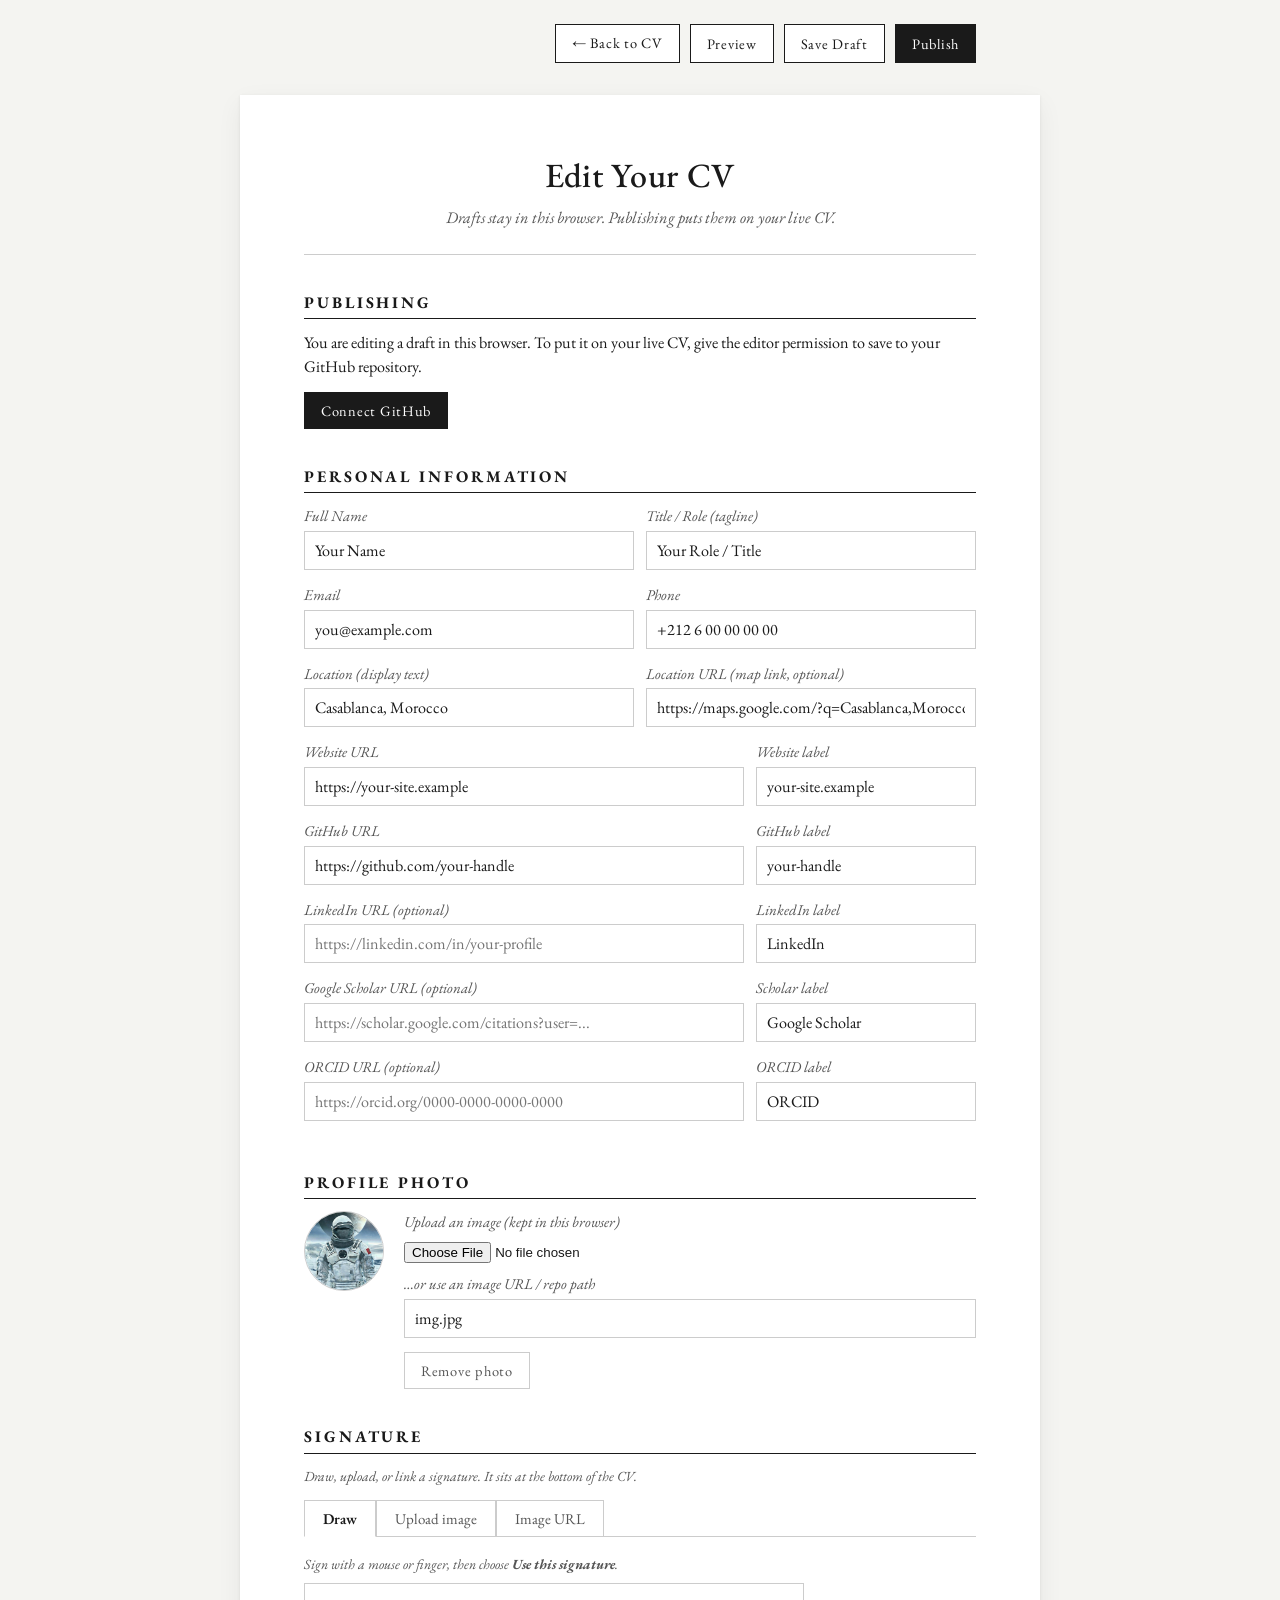
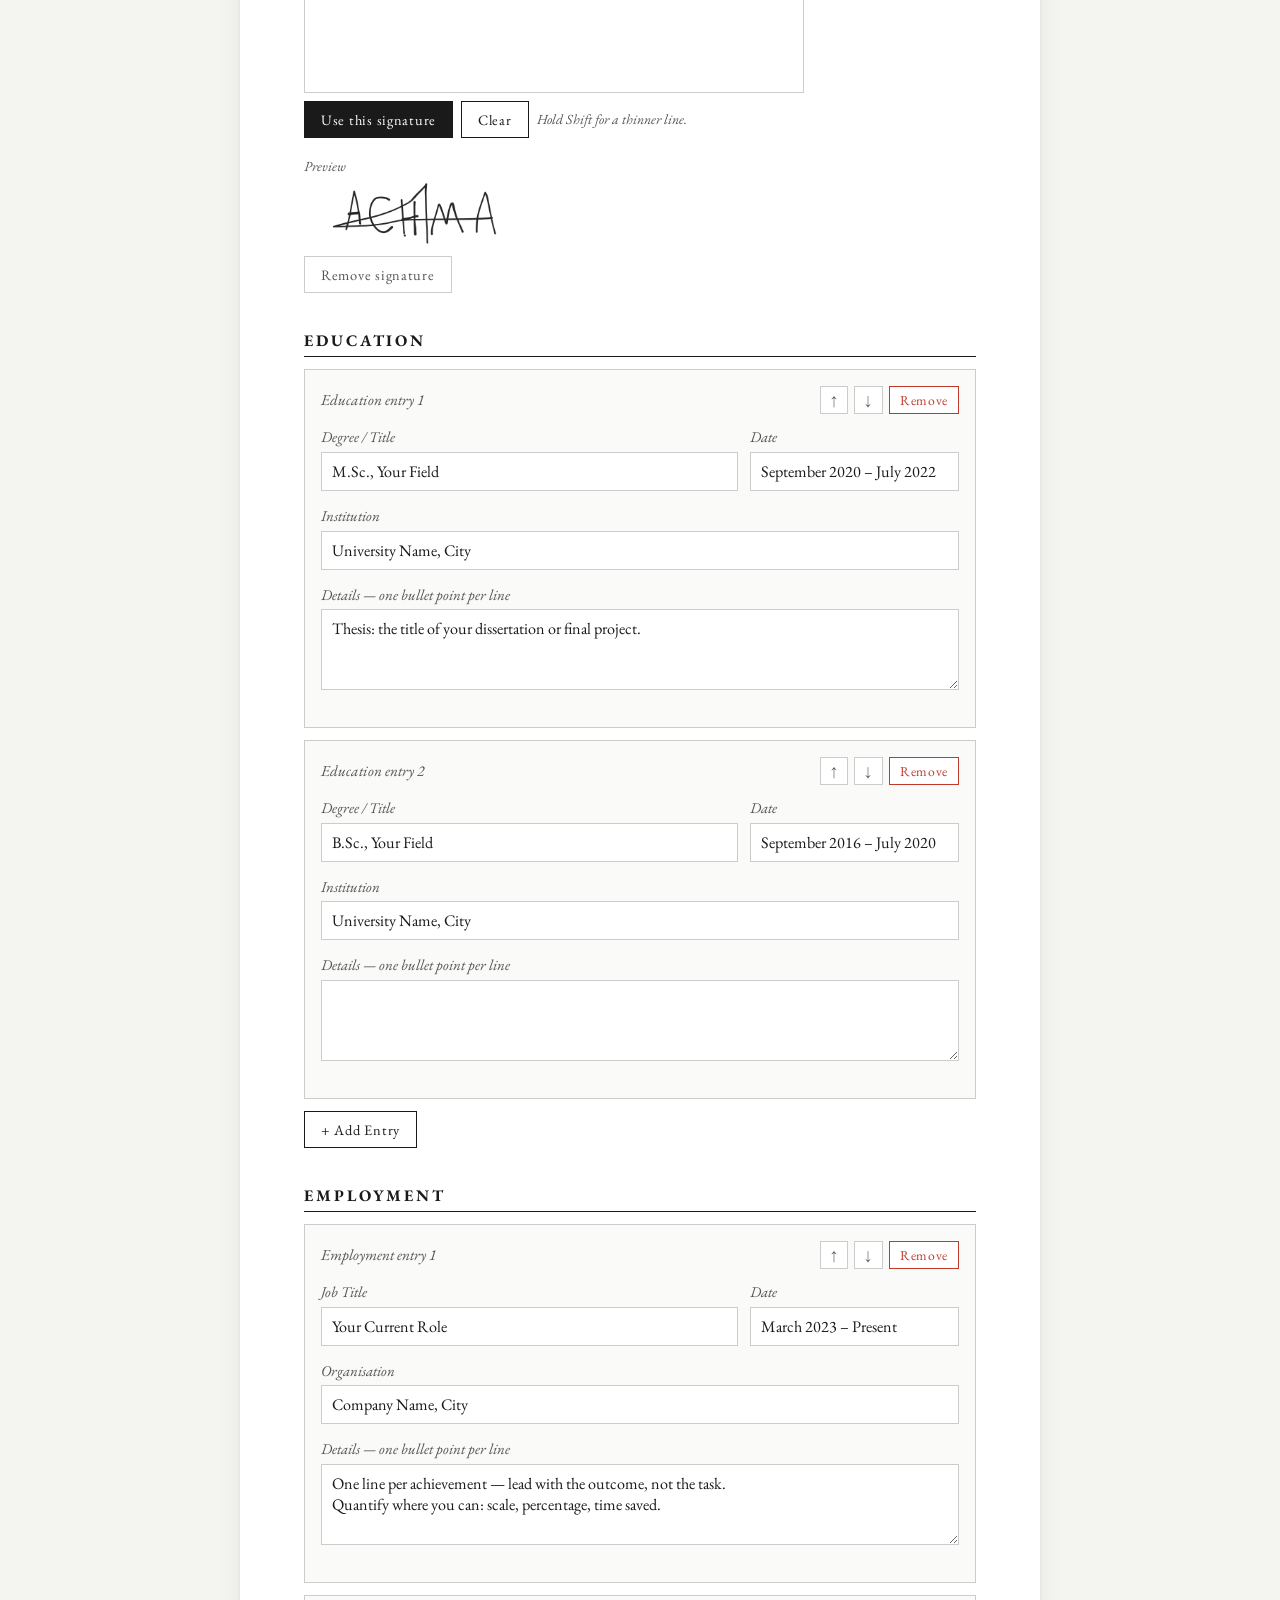
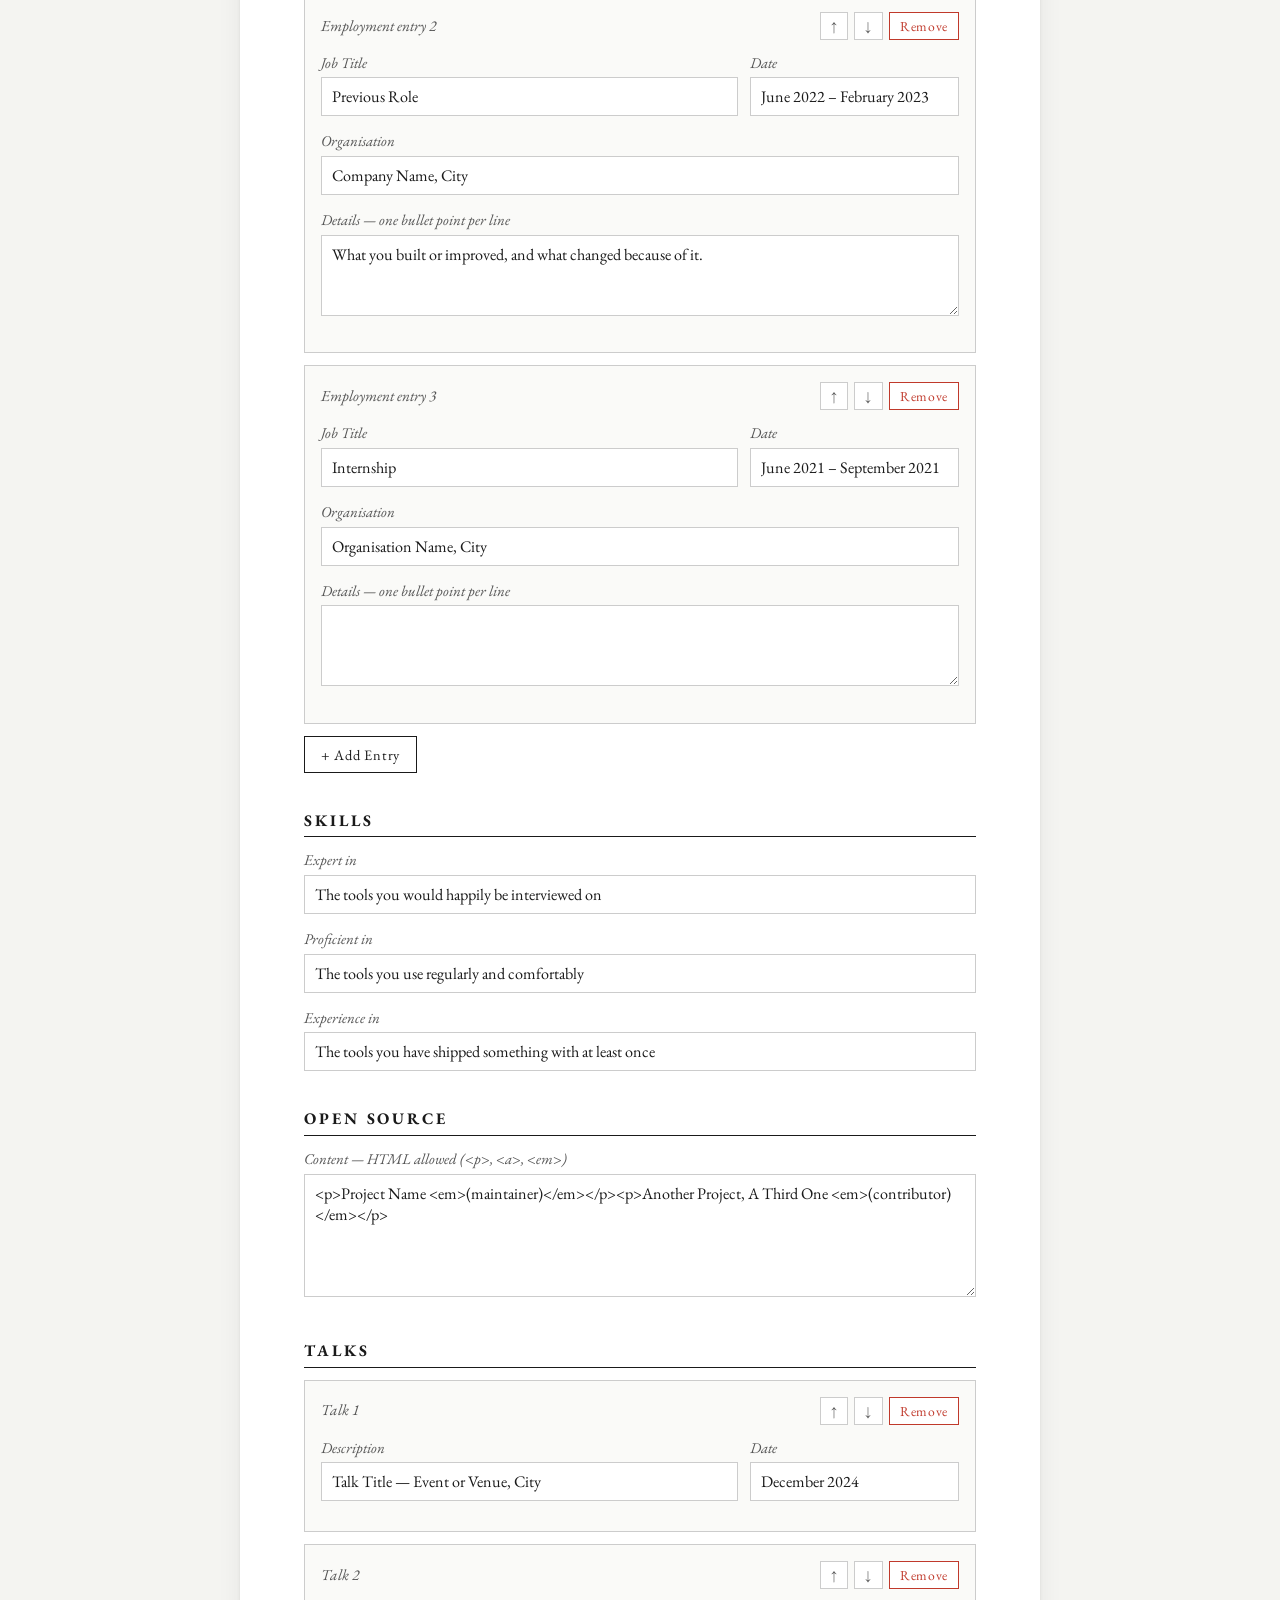
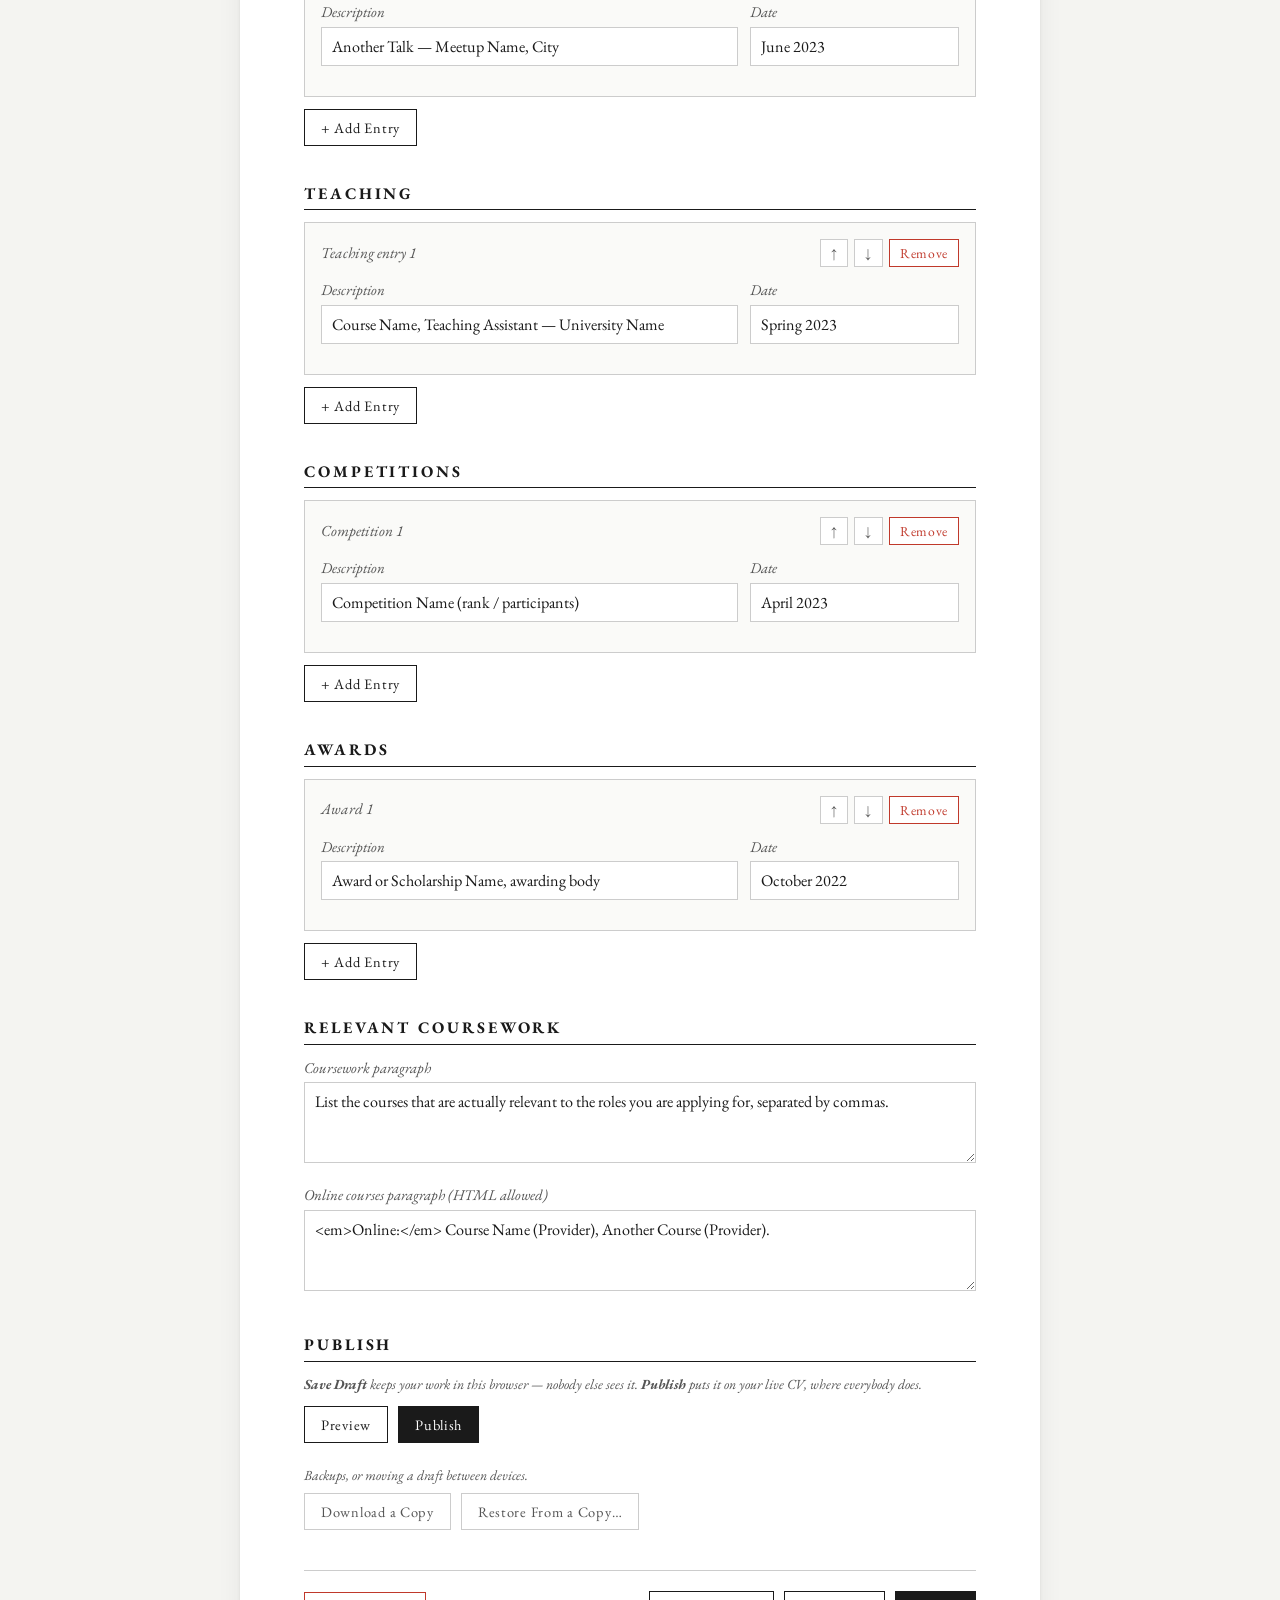
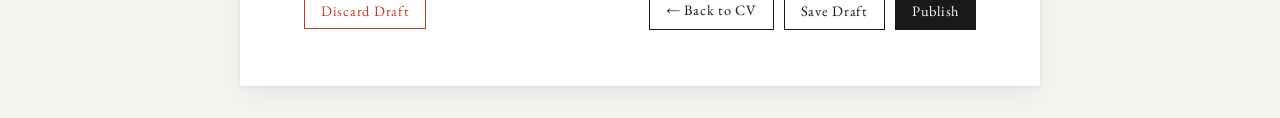
<file: admin/index.html>
<!DOCTYPE html>
<html lang="en">
<head>
    <meta charset="UTF-8">
    <meta name="viewport" content="width=device-width, initial-scale=1.0">
    <title>Edit CV</title>
    <meta name="robots" content="noindex">

    <link rel="icon" type="image/svg+xml" href="../favicon.svg">
    <link rel="shortcut icon" href="../favicon.ico">

    <link rel="preconnect" href="https://fonts.googleapis.com">
    <link rel="preconnect" href="https://fonts.gstatic.com" crossorigin>
    <link rel="stylesheet" href="https://cdnjs.cloudflare.com/ajax/libs/font-awesome/6.5.2/css/all.min.css">
    <link rel="stylesheet" href="https://fonts.googleapis.com/css2?family=EB+Garamond:ital,wght@0,400;0,500;0,700;1,400&display=swap">
    <link rel="stylesheet" href="../assets/cv.css">
    <link rel="stylesheet" href="admin.css">

    <script>
        // Repo-relative images ("img.jpg") must resolve against the site root,
        // not against /admin/, or every preview 404s. It is also how the editor
        // works out the address of the CV it belongs to.
        window.CV_ASSET_BASE = '../';
    </script>
    <script defer src="../assets/cv-data.js"></script>
    <script defer src="../assets/cv-config.js"></script>
    <script defer src="../assets/cv-store.js"></script>
    <script defer src="../assets/cv-repo.js"></script>
    <script defer src="../assets/cv-github.js"></script>
    <script defer src="../assets/cv-auth.js"></script>
    <script defer src="../assets/cv-render.js"></script>
    <script defer src="admin.js"></script>
</head>
<body>

    <div id="status" role="status" aria-live="polite" hidden></div>

    <nav class="toolbar" aria-label="Editor actions">
        <a href="../" class="btn" data-leave>&larr; Back to CV</a>
        <button type="button" class="btn" data-action="preview">Preview</button>
        <button type="button" class="btn" data-action="save">Save Draft</button>
        <button type="button" class="btn btn-primary" data-action="publish">Publish</button>
    </nav>

    <div class="container">

        <div class="page-header">
            <h1>Edit Your CV</h1>
            <p>Drafts stay in this browser. Publishing puts them on your live CV.</p>
        </div>

        <!-- ===== Publishing / GitHub =====
             Kept at the top because it answers the two questions that matter
             before any editing: who am I, and where does Publish send this? -->
        <section class="form-section" id="gh-panel" data-no-dirty>
            <h2 class="section-title">Publishing</h2>

            <p class="gh-line" id="gh-busy">Checking your sign-in…</p>

            <!-- Signed out -->
            <div id="gh-anon" hidden>
                <p class="gh-line">You are editing a draft in this browser. To put it on your live CV,
                   give the editor permission to save to your GitHub repository.</p>
                <div class="action-group">
                    <button type="button" class="btn btn-primary" data-action="show-token-form">Connect GitHub</button>
                </div>
            </div>

            <!-- Signed out → access form -->
            <div id="gh-form" hidden>
                <h3 class="gh-heading">GitHub access required</h3>
                <p class="gh-line">Create an access token that can reach <strong>only this
                   repository</strong>, and nothing else in your account.</p>

                <ol class="gh-steps">
                    <li>
                        <a href="https://github.com/settings/personal-access-tokens/new" target="_blank" rel="noopener noreferrer">
                        Open the token page on GitHub</a> (Settings → Developer settings → Fine-grained tokens).
                    </li>
                    <li>Give it any name and an expiry date you are comfortable with.</li>
                    <li>Under <em>Repository access</em>, choose <strong>Only select repositories</strong>
                        and pick the repository holding this CV.</li>
                    <li>Under <em>Permissions → Repository permissions</em>, set:
                        <p class="gh-permission"><strong>Contents</strong> → <strong>Read and write</strong></p>
                        That is the only permission needed. Leave everything else alone.</li>
                    <li>Press <em>Generate token</em>, copy it, and paste it below.</li>
                </ol>

                <div class="form-group">
                    <label for="gh-token">Paste the token here</label>
                    <input type="password" id="gh-token" autocomplete="off" autocapitalize="off"
                           autocorrect="off" spellcheck="false" placeholder="github_pat_…">
                </div>
                <label class="gh-check">
                    <input type="checkbox" id="gh-remember">
                    Stay signed in on this device
                </label>
                <p class="form-note gh-storage">
                    The token is kept in this browser only and is never added to your repository or
                    sent anywhere except GitHub. Without the tick above it is forgotten when you close
                    this tab; with it, it stays on this device until you press <em>Sign Out</em>. Only
                    tick it on a computer that is yours alone.
                </p>
                <div class="action-group">
                    <button type="button" class="btn btn-primary" data-action="connect">Continue</button>
                    <button type="button" class="btn btn-quiet" data-action="cancel-signin">Cancel</button>
                </div>
            </div>

            <!-- Signed in -->
            <div id="gh-account" hidden>
                <p class="gh-line" id="gh-identity"></p>
                <p class="gh-line gh-target" id="gh-target"></p>
                <div class="action-group">
                    <button type="button" class="btn" data-action="reload">Load Published Version</button>
                    <button type="button" class="btn btn-quiet" data-action="change-repo">Change Repository</button>
                    <button type="button" class="btn btn-quiet" data-action="signout">Sign Out</button>
                </div>
            </div>

            <!-- Signed in, but the repository behind this site is unclear -->
            <div id="gh-choose" hidden>
                <div class="form-group">
                    <label for="gh-choice">Which repository holds this CV?</label>
                    <select id="gh-choice"></select>
                </div>
                <div class="form-group">
                    <label for="gh-manual">…or type it as <code>owner/repository</code></label>
                    <input type="text" id="gh-manual" autocomplete="off" spellcheck="false" placeholder="your-handle/cv">
                </div>
                <div class="action-group">
                    <button type="button" class="btn btn-primary" data-action="use-repo">Use This Repository</button>
                    <button type="button" class="btn btn-quiet" data-action="cancel-choice" id="gh-choose-cancel" hidden>Cancel</button>
                </div>
                <p class="form-note">Only repositories you own are listed. Choosing one here decides
                   where <em>Publish</em> writes; GitHub still decides whether it accepts the change.</p>
            </div>

            <div class="gh-note" id="gh-note" hidden></div>
        </section>

        <!-- ===== Personal information ===== -->
        <section class="form-section">
            <h2 class="section-title">Personal Information</h2>

            <div class="form-pair">
                <div class="form-group">
                    <label for="f-name">Full Name</label>
                    <input type="text" id="f-name" placeholder="Your Name">
                </div>
                <div class="form-group">
                    <label for="f-tagline">Title / Role (tagline)</label>
                    <input type="text" id="f-tagline" placeholder="Your Role / Title">
                </div>
            </div>

            <div class="form-pair">
                <div class="form-group">
                    <label for="f-email">Email</label>
                    <input type="email" id="f-email" placeholder="you@example.com">
                </div>
                <div class="form-group">
                    <label for="f-phone">Phone</label>
                    <input type="tel" id="f-phone" placeholder="+212 6 00 00 00 00">
                </div>
            </div>

            <div class="form-pair">
                <div class="form-group">
                    <label for="f-location">Location (display text)</label>
                    <input type="text" id="f-location" placeholder="Casablanca, Morocco">
                </div>
                <div class="form-group">
                    <label for="f-locationUrl">Location URL (map link, optional)</label>
                    <input type="url" id="f-locationUrl" placeholder="https://maps.google.com/?q=...">
                </div>
            </div>

            <div class="form-pair form-pair-wide">
                <div class="form-group">
                    <label for="f-website">Website URL</label>
                    <input type="url" id="f-website" placeholder="https://your-site.example">
                </div>
                <div class="form-group">
                    <label for="f-websiteLabel">Website label</label>
                    <input type="text" id="f-websiteLabel" placeholder="your-site.example">
                </div>
            </div>

            <div class="form-pair form-pair-wide">
                <div class="form-group">
                    <label for="f-github">GitHub URL</label>
                    <input type="url" id="f-github" placeholder="https://github.com/your-handle">
                </div>
                <div class="form-group">
                    <label for="f-githubLabel">GitHub label</label>
                    <input type="text" id="f-githubLabel" placeholder="your-handle">
                </div>
            </div>

            <div class="form-pair form-pair-wide">
                <div class="form-group">
                    <label for="f-linkedin">LinkedIn URL <em>(optional)</em></label>
                    <input type="url" id="f-linkedin" placeholder="https://linkedin.com/in/your-profile">
                </div>
                <div class="form-group">
                    <label for="f-linkedinLabel">LinkedIn label</label>
                    <input type="text" id="f-linkedinLabel" placeholder="LinkedIn">
                </div>
            </div>

            <div class="form-pair form-pair-wide">
                <div class="form-group">
                    <label for="f-scholar">Google Scholar URL <em>(optional)</em></label>
                    <input type="url" id="f-scholar" placeholder="https://scholar.google.com/citations?user=...">
                </div>
                <div class="form-group">
                    <label for="f-scholarLabel">Scholar label</label>
                    <input type="text" id="f-scholarLabel" placeholder="Google Scholar">
                </div>
            </div>

            <div class="form-pair form-pair-wide">
                <div class="form-group">
                    <label for="f-orcid">ORCID URL <em>(optional)</em></label>
                    <input type="url" id="f-orcid" placeholder="https://orcid.org/0000-0000-0000-0000">
                </div>
                <div class="form-group">
                    <label for="f-orcidLabel">ORCID label</label>
                    <input type="text" id="f-orcidLabel" placeholder="ORCID">
                </div>
            </div>
        </section>

        <!-- ===== Profile photo ===== -->
        <section class="form-section">
            <h2 class="section-title">Profile Photo</h2>
            <div class="photo-upload">
                <img id="photo-preview" class="photo-preview" alt="Profile photo preview" hidden>
                <div class="photo-upload-controls">
                    <label for="f-photo">Upload an image (kept in this browser)</label>
                    <input type="file" id="f-photo" accept="image/*">
                    <div class="form-group" style="margin-top:10px">
                        <label for="f-photoUrl">…or use an image URL / repo path</label>
                        <input type="url" id="f-photoUrl" placeholder="https://… — leave blank to use img.jpg">
                    </div>
                    <button type="button" class="btn btn-quiet" id="photo-remove-btn">Remove photo</button>
                </div>
            </div>
        </section>

        <!-- ===== Signature ===== -->
        <section class="form-section">
            <h2 class="section-title">Signature</h2>
            <p class="form-note" style="margin-bottom:14px">Draw, upload, or link a signature. It sits at the bottom of the CV.</p>

            <div class="sig-tabs" role="tablist" aria-label="Signature source">
                <button type="button" class="sig-tab" role="tab" id="sig-tab-draw"   aria-selected="true"  aria-controls="sig-panel-draw"   data-tab="draw">Draw</button>
                <button type="button" class="sig-tab" role="tab" id="sig-tab-upload" aria-selected="false" aria-controls="sig-panel-upload" data-tab="upload">Upload image</button>
                <button type="button" class="sig-tab" role="tab" id="sig-tab-url"    aria-selected="false" aria-controls="sig-panel-url"    data-tab="url">Image URL</button>
            </div>

            <div class="sig-panel" id="sig-panel-draw" role="tabpanel" aria-labelledby="sig-tab-draw">
                <p class="form-note">Sign with a mouse or finger, then choose <strong>Use this signature</strong>.</p>
                <canvas id="sig-canvas" width="1000" height="220" aria-label="Signature drawing area"></canvas>
                <div class="sig-canvas-actions">
                    <button type="button" class="btn btn-primary" id="sig-use-btn">Use this signature</button>
                    <button type="button" class="btn" id="sig-clear-btn">Clear</button>
                    <span class="form-note">Hold Shift for a thinner line.</span>
                </div>
            </div>

            <div class="sig-panel" id="sig-panel-upload" role="tabpanel" aria-labelledby="sig-tab-upload" hidden>
                <p class="form-note">A PNG with a transparent background looks best.</p>
                <input type="file" id="f-signature" accept="image/*">
            </div>

            <div class="sig-panel" id="sig-panel-url" role="tabpanel" aria-labelledby="sig-tab-url" hidden>
                <div class="form-group">
                    <label for="f-signatureUrl">Direct link to a publicly reachable image</label>
                    <input type="url" id="f-signatureUrl" placeholder="https://… — leave blank to use signature.png">
                </div>
            </div>

            <div id="sig-result" hidden style="margin-top:14px">
                <label class="form-note" style="display:block;margin-bottom:4px">Preview</label>
                <img id="sig-preview" class="signature-preview" alt="Signature preview">
                <button type="button" class="btn btn-quiet" id="sig-remove-btn">Remove signature</button>
            </div>
        </section>

        <!-- ===== Repeatable sections ===== -->
        <section class="form-section">
            <h2 class="section-title">Education</h2>
            <div id="education-list"></div>
            <button type="button" class="btn" data-add="education">+ Add Entry</button>
        </section>

        <section class="form-section">
            <h2 class="section-title">Employment</h2>
            <div id="employment-list"></div>
            <button type="button" class="btn" data-add="employment">+ Add Entry</button>
        </section>

        <section class="form-section">
            <h2 class="section-title">Skills</h2>
            <div class="form-group">
                <label for="f-skills-expert">Expert in</label>
                <input type="text" id="f-skills-expert" placeholder="Python, JavaScript, …">
            </div>
            <div class="form-group">
                <label for="f-skills-proficient">Proficient in</label>
                <input type="text" id="f-skills-proficient" placeholder="C++, R, …">
            </div>
            <div class="form-group">
                <label for="f-skills-experience">Experience in</label>
                <input type="text" id="f-skills-experience" placeholder="Bash, MATLAB, …">
            </div>
        </section>

        <section class="form-section">
            <h2 class="section-title">Open Source</h2>
            <div class="form-group">
                <label for="f-openSource">Content — HTML allowed (&lt;p&gt;, &lt;a&gt;, &lt;em&gt;)</label>
                <textarea id="f-openSource" rows="5" placeholder="&lt;p&gt;Project Name &lt;em&gt;(maintainer)&lt;/em&gt;&lt;/p&gt;"></textarea>
            </div>
        </section>

        <section class="form-section">
            <h2 class="section-title">Talks</h2>
            <div id="talks-list"></div>
            <button type="button" class="btn" data-add="talks">+ Add Entry</button>
        </section>

        <section class="form-section">
            <h2 class="section-title">Teaching</h2>
            <div id="teaching-list"></div>
            <button type="button" class="btn" data-add="teaching">+ Add Entry</button>
        </section>

        <section class="form-section">
            <h2 class="section-title">Competitions</h2>
            <div id="competitions-list"></div>
            <button type="button" class="btn" data-add="competitions">+ Add Entry</button>
        </section>

        <section class="form-section">
            <h2 class="section-title">Awards</h2>
            <div id="awards-list"></div>
            <button type="button" class="btn" data-add="awards">+ Add Entry</button>
        </section>

        <section class="form-section">
            <h2 class="section-title">Relevant Coursework</h2>
            <div class="form-group">
                <label for="f-coursework-1">Coursework paragraph</label>
                <textarea id="f-coursework-1" rows="3"></textarea>
            </div>
            <div class="form-group">
                <label for="f-coursework-2">Online courses paragraph (HTML allowed)</label>
                <textarea id="f-coursework-2" rows="3"></textarea>
            </div>
        </section>

        <!-- ===== Publish ===== -->
        <section class="form-section">
            <h2 class="section-title">Publish</h2>
            <p class="form-note" style="margin-bottom:12px">
                <strong>Save Draft</strong> keeps your work in this browser — nobody else sees it.
                <strong>Publish</strong> puts it on your live CV, where everybody does.
            </p>
            <div class="action-group">
                <button type="button" class="btn" data-action="preview">Preview</button>
                <button type="button" class="btn btn-primary" data-action="publish">Publish</button>
            </div>

            <p class="form-note" style="margin:22px 0 8px">Backups, or moving a draft between devices.</p>
            <div class="action-group">
                <button type="button" class="btn btn-quiet" id="exportBtn">Download a Copy</button>
                <button type="button" class="btn btn-quiet" id="importBtn">Restore From a Copy…</button>
                <input type="file" id="importInput" accept=".js,.json,application/json,text/javascript" hidden>
            </div>
        </section>

        <div class="bottom-actions">
            <button type="button" class="btn btn-danger" data-action="reset">Discard Draft</button>
            <div class="action-group">
                <a href="../" class="btn" data-leave>&larr; Back to CV</a>
                <button type="button" class="btn" data-action="save">Save Draft</button>
                <button type="button" class="btn btn-primary" data-action="publish">Publish</button>
            </div>
        </div>

    </div>

    <!-- ===== Preview =====
         The public CV's own renderer and stylesheet, so this is the CV itself
         rather than a second impression of it. -->
    <div class="preview-overlay" id="preview" hidden role="dialog" aria-modal="true" aria-label="CV preview">
        <div class="preview-bar no-print">
            <span class="preview-title">Preview — not published yet</span>
            <div class="action-group">
                <button type="button" class="btn" data-action="preview-view" id="preview-view"
                        aria-pressed="false">View as Card</button>
                <button type="button" class="btn" data-action="close-preview">Close</button>
                <button type="button" class="btn btn-primary" data-action="publish">Publish</button>
            </div>
        </div>
        <div class="preview-scroll">
            <div class="container">
                <!-- The same two articles the public page has, so both are the
                     real thing rather than an approximation of it. -->
                <article id="preview-cv">
                    <img id="cv-photo" class="profile-pic" alt="" hidden>
                    <header class="header">
                        <h1 id="cv-name"></h1>
                        <p class="tagline" id="cv-tagline"></p>
                    </header>
                    <address class="contact-info" id="cv-contacts"></address>
                    <main id="cv-main"></main>
                    <footer class="footer">
                        <div class="qr-code"></div>
                        <img id="cv-signature" class="signature" alt="" hidden>
                    </footer>
                </article>

                <article id="preview-card" hidden>
                    <img id="card-photo" class="profile-pic" alt="" hidden>
                    <header class="header">
                        <h1 id="card-name"></h1>
                        <p class="tagline" id="card-tagline"></p>
                    </header>
                    <nav class="linktree-links" id="card-links" aria-label="Contact links"></nav>
                    <footer class="footer">
                        <div class="qr-code"></div>
                        <img id="card-signature" class="signature" alt="" hidden>
                    </footer>
                </article>
            </div>
        </div>
    </div>

</body>
</html>
</file>
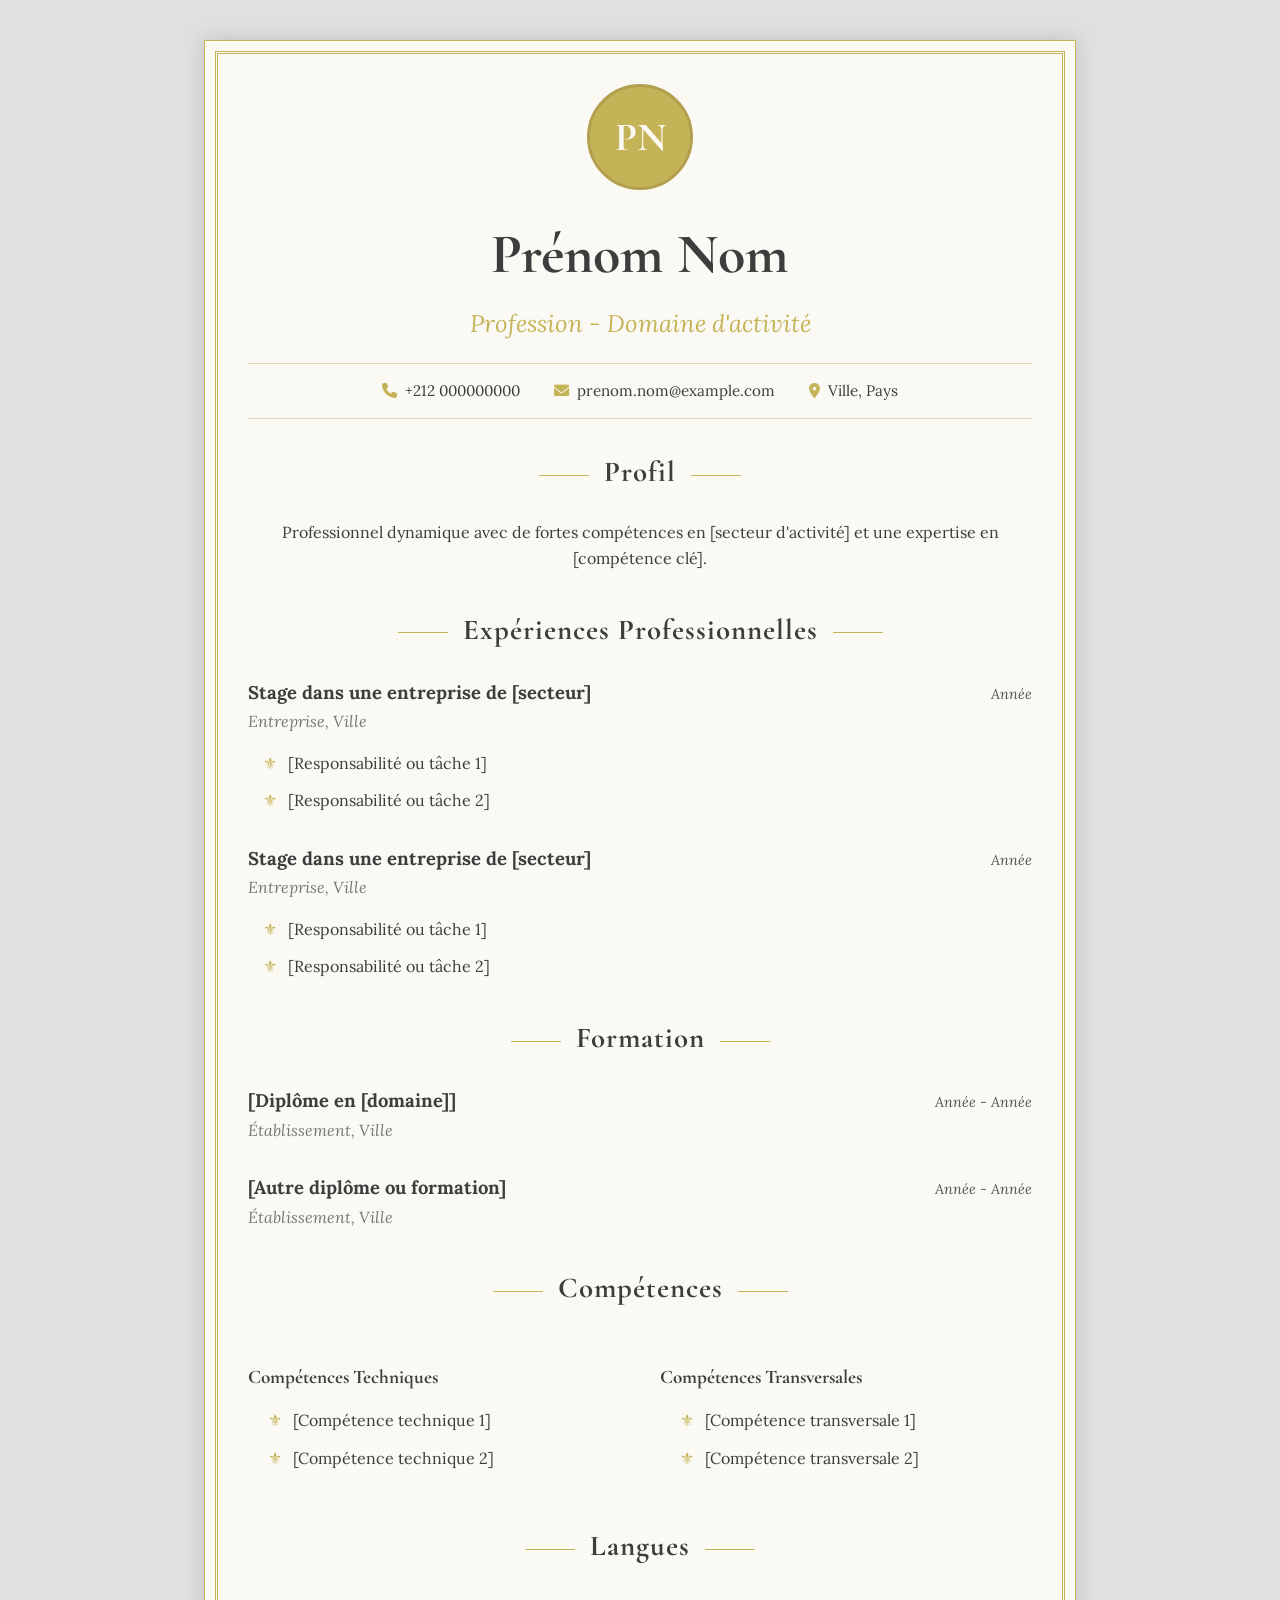
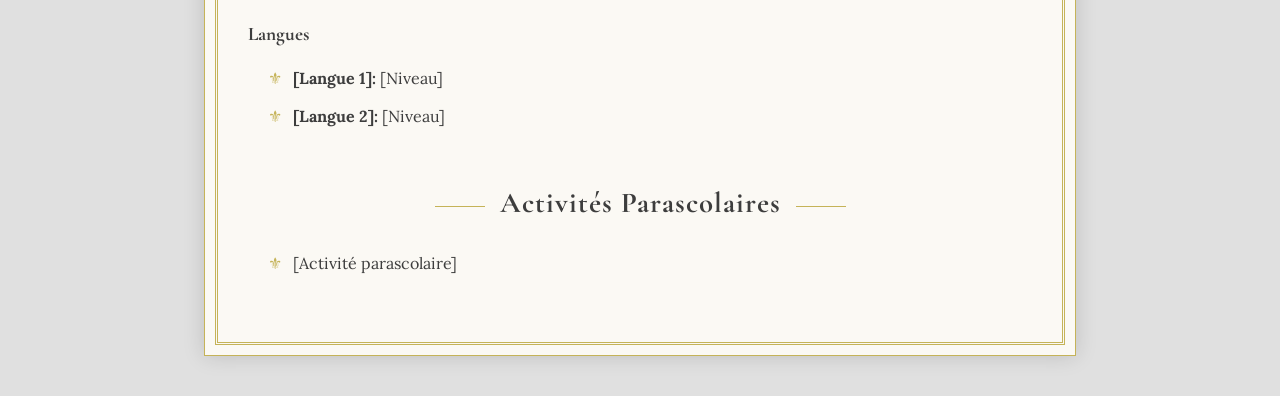
<file: v0-cv.html>
<!DOCTYPE html>
<html lang="fr">
<head>
    <meta charset="UTF-8">
    <meta name="viewport" content="width=device-width, initial-scale=1.0">
    <title>CV - Prénom Nom</title>
    <link rel="stylesheet" href="https://cdnjs.cloudflare.com/ajax/libs/font-awesome/6.0.0-beta3/css/all.min.css">
    <link rel="preconnect" href="https://fonts.googleapis.com">
    <link rel="preconnect" href="https://fonts.gstatic.com" crossorigin>
    <link href="https://fonts.googleapis.com/css2?family=Cormorant+Garamond:wght@700&family=Lora:ital,wght@0,400;0,700;1,400&display=swap" rel="stylesheet">
    <style>
        :root {
            --paper-color: #fbf9f4; /* Creamy paper */
            --ink-color: #3d3d3d;   /* Dark charcoal */
            --accent-color: #c5b358; /* Gold */
        }

        body {
            font-family: 'Lora', serif;
            margin: 0;
            padding: 20px;
            background-color: #e0e0e0;
            color: var(--ink-color);
            font-size: 16px;
            line-height: 1.6;
        }

        .container {
            max-width: 850px;
            margin: 20px auto;
            background: var(--paper-color);
            border: 1px solid var(--accent-color);
            padding: 10px;
            box-shadow: 0 0 20px rgba(0,0,0,0.15);
        }
        
        .page-border {
            border: 3px double var(--accent-color);
            padding: 30px;
        }
        
        .header {
            text-align: center;
            margin-bottom: 30px;
            position: relative;
        }

        .monogram {
            width: 100px;
            height: 100px;
            border-radius: 50%;
            background: var(--accent-color);
            color: var(--paper-color);
            display: flex;
            justify-content: center;
            align-items: center;
            font-family: 'Cormorant Garamond', serif;
            font-size: 40px;
            font-weight: 700;
            margin: 0 auto 20px;
            border: 3px solid #b3a04f;
        }

        .header h1 {
            font-family: 'Cormorant Garamond', serif;
            font-size: 3.5em;
            margin: 0;
            font-weight: 700;
            color: var(--ink-color);
        }

        .header h2 {
            font-family: 'Lora', serif;
            font-size: 1.5em;
            font-weight: 400;
            font-style: italic;
            color: var(--accent-color);
            margin: 5px 0 20px 0;
        }

        .contact-info {
            text-align: center;
            font-size: 0.95em;
            margin-bottom: 30px;
            border-top: 1px solid #e0d9c0;
            border-bottom: 1px solid #e0d9c0;
            padding: 15px 0;
        }
        .contact-info span {
            margin: 0 15px;
        }
        .contact-info a {
            color: var(--ink-color);
            text-decoration: none;
        }
        .contact-info a:hover {
            color: var(--accent-color);
        }
        .contact-info i {
            color: var(--accent-color);
            margin-right: 8px;
        }

        .section {
            margin-bottom: 35px;
        }

        h3 {
            font-family: 'Cormorant Garamond', serif;
            font-size: 1.8em;
            color: var(--ink-color);
            text-align: center;
            margin-bottom: 25px;
            letter-spacing: 1px;
        }

        /* Ornate Separator */
        h3::before, h3::after {
            content: '';
            display: inline-block;
            width: 50px;
            height: 1px;
            background-color: var(--accent-color);
            vertical-align: middle;
            margin: 0 15px;
        }

        ul {
            padding-left: 20px;
            list-style: none;
        }
        ul li {
            margin-bottom: 12px;
            position: relative;
            padding-left: 25px;
        }
        ul li::before {
            content: '⚜';
            position: absolute;
            left: 0;
            color: var(--accent-color);
            font-size: 1em;
        }

        .experience-item, .education-item {
            margin-bottom: 30px;
        }
        .item-header {
            display: flex;
            justify-content: space-between;
            align-items: baseline;
            margin-bottom: 2px;
        }
        .item-header h4 {
            font-family: 'Lora', serif;
            font-weight: 700;
            font-size: 1.15em;
            margin: 0;
        }
        .date {
            font-style: italic;
            color: #555;
            white-space: nowrap;
            font-size: 0.9em;
        }
        .item-sub-heading {
             font-style: italic;
             color: #777;
             margin: 0 0 10px 0;
        }
        .experience-item ul {
            padding-left: 15px;
        }
        
        .skills-grid {
            display: grid;
            grid-template-columns: 1fr 1fr;
            gap: 20px 40px;
        }

        .skills-grid h4 {
             font-family: 'Cormorant Garamond', serif;
             font-weight: 700;
             font-size: 1.2em;
             margin-bottom: 10px;
        }

    </style>
</head>
<body>
    <div class="container">
        <div class="page-border">
            <header class="header">
                <div class="monogram">PN</div>
                <h1>Prénom Nom</h1>
                <h2>Profession - Domaine d'activité</h2>
                <div class="contact-info">
                    <span><a href="tel:+212000000000"><i class="fas fa-phone"></i>+212 000000000</a></span>
                    <span><a href="mailto:prenom.nom@example.com"><i class="fas fa-envelope"></i>prenom.nom@example.com</a></span>
                    <span><i class="fas fa-map-marker-alt"></i>Ville, Pays</span>
                </div>
            </header>

            <main class="main-content">
                <div class="section">
                    <h3>Profil</h3>
                    <p style="text-align: center;">
                        Professionnel dynamique avec de fortes compétences en [secteur d'activité] et une expertise en [compétence clé].
                    </p>
                </div>

                <div class="section">
                    <h3>Expériences Professionnelles</h3>
                    <div class="experience-item">
                        <div class="item-header">
                            <h4>Stage dans une entreprise de [secteur]</h4>
                            <span class="date">Année</span>
                        </div>
                        <p class="item-sub-heading">Entreprise, Ville</p>
                        <ul>
                            <li>[Responsabilité ou tâche 1]</li>
                            <li>[Responsabilité ou tâche 2]</li>
                        </ul>
                    </div>
                    <div class="experience-item">
                        <div class="item-header">
                            <h4>Stage dans une entreprise de [secteur]</h4>
                            <span class="date">Année</span>
                        </div>
                        <p class="item-sub-heading">Entreprise, Ville</p>
                        <ul>
                            <li>[Responsabilité ou tâche 1]</li>
                            <li>[Responsabilité ou tâche 2]</li>
                        </ul>
                    </div>
                </div>

                <div class="section">
                    <h3>Formation</h3>
                    <div class="education-item">
                        <div class="item-header">
                            <h4>[Diplôme en [domaine]]</h4>
                            <span class="date">Année - Année</span>
                        </div>
                        <p class="item-sub-heading">Établissement, Ville</p>
                    </div>
                    <div class="education-item">
                        <div class="item-header">
                            <h4>[Autre diplôme ou formation]</h4>
                            <span class="date">Année - Année</span>
                        </div>
                        <p class="item-sub-heading">Établissement, Ville</p>
                    </div>
                </div>

                <div class="section">
                    <h3>Compétences</h3>
                    <div class="skills-grid">
                        <div>
                             <h4>Compétences Techniques</h4>
                             <ul>
                                <li>[Compétence technique 1]</li>
                                <li>[Compétence technique 2]</li>
                            </ul>
                        </div>
                        <div>
                            <h4>Compétences Transversales</h4>
                            <ul>
                                <li>[Compétence transversale 1]</li>
                                <li>[Compétence transversale 2]</li>
                            </ul>
                        </div>
                    </div>
                </div>

                <div class="section">
                    <h3>Langues</h3>
                    <div class="skills-grid">
                        <div>
                             <h4>Langues</h4>
                             <ul>
                                <li><strong>[Langue 1]:</strong> [Niveau]</li>
                                <li><strong>[Langue 2]:</strong> [Niveau]</li>
                            </ul>
                        </div>
                    </div>
                </div>

                <div class="section">
                    <h3>Activités Parascolaires</h3>
                     <ul>
                        <li>[Activité parascolaire]</li>
                    </ul>
                </div>
            </main>
        </div>
    </div>
</body>
</html>
</file>
<file: assets/cv.css>
/* ============================================================================
   LaTeX-inspired digital CV — minimal, serif, academic.
   Shared by the CV page and the /admin editor. Rebrand by editing the
   custom properties below; nothing else hard-codes a colour.
   ========================================================================== */
:root {
    --paper:   #ffffff;   /* page background */
    --desk:    #f4f4f1;   /* surround behind the page */
    --ink:     #1a1a1a;   /* primary text */
    --muted:   #555555;   /* dates, sub-headings */
    --rule:    #cccccc;   /* horizontal rules */
    --link:    #1a1a1a;   /* link colour (underline carries the affordance) */
    --danger:  #c0392b;
    --max-width: 800px;
    --page-padding: 64px;
}

*, *::before, *::after { box-sizing: border-box; }

[hidden] { display: none !important; }

html, body {
    margin: 0;
    padding: 0;
    background: var(--desk);
    color: var(--ink);
    font-family: 'EB Garamond', 'Latin Modern Roman', Garamond, Georgia, serif;
    font-size: 17px;
    line-height: 1.45;
    -webkit-font-smoothing: antialiased;
}

:focus-visible {
    outline: 2px solid var(--ink);
    outline-offset: 2px;
}

.container {
    max-width: var(--max-width);
    margin: 32px auto;
    background: var(--paper);
    padding: 56px var(--page-padding);
    box-shadow: 0 1px 3px rgba(0, 0, 0, 0.08), 0 8px 24px rgba(0, 0, 0, 0.06);
}

/* -------- Toolbar ------------------------------------------------------- */
.toolbar {
    max-width: var(--max-width);
    margin: 24px auto 0 auto;
    display: flex;
    gap: 10px;
    justify-content: flex-end;
    flex-wrap: wrap;
    padding: 0 var(--page-padding);
}

.btn {
    font-family: inherit;
    font-size: 0.85em;
    letter-spacing: 0.05em;
    padding: 8px 16px;
    background: var(--paper);
    color: var(--ink);
    border: 1px solid var(--ink);
    cursor: pointer;
    transition: background 0.15s ease, color 0.15s ease;
    text-decoration: none;
    display: inline-block;
}
.btn:hover { background: var(--ink); color: var(--paper); }
.btn:disabled { opacity: 0.5; cursor: default; }
.btn:disabled:hover { background: var(--paper); color: var(--ink); }
.btn-primary { background: var(--ink); color: var(--paper); }
.btn-primary:hover { opacity: 0.82; }
.btn-danger { border-color: var(--danger); color: var(--danger); background: var(--paper); }
.btn-danger:hover { background: var(--danger); color: var(--paper); }
.btn-quiet { border-color: var(--rule); color: var(--muted); }
.btn-quiet:hover { background: var(--rule); color: var(--ink); }

/* -------- Header -------------------------------------------------------- */
.header { text-align: center; margin-bottom: 28px; }
.header h1 {
    font-weight: 500;
    font-size: 2.4em;
    letter-spacing: 0.02em;
    margin: 0 0 4px 0;
}
.header .tagline {
    font-style: italic;
    color: var(--muted);
    font-size: 1.05em;
    margin: 0;
}

.profile-pic {
    width: 110px;
    height: 110px;
    border-radius: 50%;
    object-fit: cover;
    display: block;
    margin: 0 auto 18px auto;
    border: 1px solid var(--rule);
}

.contact-info {
    text-align: center;
    font-style: normal;   /* <address> defaults to italic */
    font-size: 0.92em;
    color: var(--muted);
    margin-top: 14px;
    padding-top: 14px;
    border-top: 1px solid var(--rule);
    display: flex;
    justify-content: center;
    flex-wrap: wrap;
    gap: 6px 18px;
}
.contact-info a { color: var(--link); text-decoration: none; }
.contact-info a:hover { text-decoration: underline; }
.contact-info i { margin-right: 6px; color: var(--muted); }

/* -------- Sections ------------------------------------------------------ */
.section { margin-top: 26px; }

.section-title {
    font-size: 0.95em;
    font-weight: 700;
    text-transform: uppercase;
    letter-spacing: 0.18em;
    margin: 0 0 12px 0;
    padding-bottom: 4px;
    border-bottom: 1px solid var(--ink);
}

/* -------- Entries (education, employment) ------------------------------- */
.entry { margin-bottom: 14px; }
.entry:last-child { margin-bottom: 0; }

/* Grid rather than flex: the date column never collapses, however long the
   title on the left runs. */
.entry-header {
    display: grid;
    grid-template-columns: 1fr auto;
    align-items: baseline;
    gap: 0 16px;
}
.entry-title {
    font-weight: 700;
    font-size: 1em;
    margin: 0;
}
.date {
    font-style: italic;
    color: var(--muted);
    white-space: nowrap;
    font-size: 0.92em;
}
.entry-sub {
    font-style: italic;
    color: var(--muted);
    margin: 0 0 4px 0;
    font-size: 0.95em;
}

/* Single-line entries: talks, teaching, competitions, awards. */
.entry-line {
    display: grid;
    grid-template-columns: 1fr auto;
    align-items: baseline;
    gap: 0 16px;
    margin-bottom: 3px;
}
.entry-line:last-child { margin-bottom: 0; }

ul { margin: 4px 0 0 0; padding-left: 22px; }
ul li { margin-bottom: 2px; }
ul li::marker { color: var(--muted); }

a { color: var(--link); }

/* -------- Inline "label: value" rows (skills) --------------------------- */
.row {
    display: grid;
    grid-template-columns: max-content 1fr;
    gap: 0 14px;
    margin-bottom: 4px;
}
.row:last-child { margin-bottom: 0; }
.row .label { font-style: italic; color: var(--muted); }

p { margin: 0 0 8px 0; }
.section p:last-child { margin-bottom: 0; }

/* -------- Footer (QR + signature) --------------------------------------- */
.footer {
    display: flex;
    justify-content: space-between;
    align-items: flex-end;
    margin-top: 40px;
    padding-top: 18px;
    border-top: 1px solid var(--rule);
    min-height: 40px;
}
.qr-code img { width: 84px; height: 84px; display: block; }
.signature { height: 70px; width: auto; opacity: 0.9; }

/* -------- Card view (Linktree-style) ------------------------------------ */
.linktree-links { margin-top: 24px; }
.linktree-link {
    display: flex;
    align-items: center;
    gap: 14px;
    margin: 10px 0;
    padding: 12px 16px;
    border: 1px solid var(--ink);
    text-decoration: none;
    color: var(--ink);
    font-size: 1em;
    transition: background 0.15s ease, color 0.15s ease;
}
.linktree-link i {
    font-size: 1.1em;
    width: 22px;
    text-align: center;
    color: var(--muted);
}
.linktree-link:hover { background: var(--ink); color: var(--paper); }
.linktree-link:hover i { color: var(--paper); }

/* -------- Notices ------------------------------------------------------- */
.notice {
    max-width: var(--max-width);
    margin: 16px auto 0 auto;
    padding: 10px var(--page-padding);
    font-size: 0.88em;
    font-style: italic;
    color: var(--muted);
    text-align: center;
}

/* -------- Responsive ---------------------------------------------------- */
@media (max-width: 720px) {
    :root { --page-padding: 22px; }
    html, body { font-size: 16px; }
    .container { margin: 0; padding: 28px var(--page-padding); box-shadow: none; }
    .toolbar { flex-direction: column; }
    .btn { width: 100%; padding: 12px; text-align: center; }
    .header h1 { font-size: 2em; }
    .entry-header, .entry-line { grid-template-columns: 1fr; }
    .contact-info { flex-direction: column; gap: 4px; }
    .footer { flex-direction: column-reverse; align-items: center; gap: 18px; }
    .row { grid-template-columns: 1fr; }
}

@media (prefers-reduced-motion: reduce) {
    * { transition: none !important; animation: none !important; }
}

/* -------- Print / PDF (A4) ---------------------------------------------- */
@page { size: A4; margin: 14mm; }

@media print {
    html, body {
        background: #fff;
        font-size: 11pt;
        -webkit-print-color-adjust: exact;
        print-color-adjust: exact;
    }
    .container {
        box-shadow: none;
        margin: 0;
        padding: 0;
        max-width: none;
    }
    .toolbar, .notice, .no-print { display: none !important; }

    /* Keep a heading with its first entry, and never split an entry. */
    .section-title { break-after: avoid; page-break-after: avoid; }
    .entry, .entry-line, .row, .footer { break-inside: avoid; page-break-inside: avoid; }
    p, li { orphans: 2; widows: 2; }

    a { text-decoration: none; color: #000; }
}
</file>
<file: admin/admin.css>
/* ============================================================================
   Editor-only styles. Everything shared with the CV lives in assets/cv.css.
   ========================================================================== */

.page-header {
    text-align: center;
    margin-bottom: 32px;
    padding-bottom: 24px;
    border-bottom: 1px solid var(--rule);
}
.page-header h1 {
    font-weight: 500;
    font-size: 2em;
    letter-spacing: 0.02em;
    margin: 0 0 6px 0;
}
.page-header p {
    font-style: italic;
    color: var(--muted);
    margin: 0;
    font-size: 0.95em;
}

.form-section { margin-top: 36px; }

/* -------- Form controls ------------------------------------------------- */
.form-group { margin-bottom: 14px; }
.form-group label {
    display: block;
    font-style: italic;
    color: var(--muted);
    font-size: 0.88em;
    margin-bottom: 4px;
}
.form-group input[type="text"],
.form-group input[type="email"],
.form-group input[type="tel"],
.form-group input[type="url"],
.form-group textarea {
    width: 100%;
    font-family: inherit;
    font-size: 0.95em;
    padding: 8px 10px;
    border: 1px solid var(--rule);
    background: var(--paper);
    color: var(--ink);
    outline: none;
    transition: border-color 0.15s;
}
.form-group input:focus,
.form-group textarea:focus { border-color: var(--ink); }
.form-group textarea { resize: vertical; min-height: 80px; }

.form-note {
    font-size: 0.82em;
    color: var(--muted);
    font-style: italic;
    margin-top: 3px;
}

.form-pair {
    display: grid;
    grid-template-columns: 1fr 1fr;
    gap: 12px;
}
.form-pair-wide { grid-template-columns: 2fr 1fr; }

/* -------- Image pickers -------------------------------------------------- */
.photo-upload {
    display: flex;
    align-items: flex-start;
    gap: 20px;
}
.photo-preview {
    width: 80px;
    height: 80px;
    border-radius: 50%;
    object-fit: cover;
    border: 1px solid var(--rule);
    flex-shrink: 0;
    background: var(--desk);
}
.photo-upload-controls { flex: 1; min-width: 0; }
.photo-upload-controls > label {
    font-style: italic;
    color: var(--muted);
    font-size: 0.88em;
    display: block;
    margin-bottom: 6px;
}
.signature-preview {
    max-height: 70px;
    width: auto;
    max-width: 100%;
    display: block;
    margin-bottom: 6px;
    opacity: 0.85;
}

/* -------- Signature tabs & draw pad -------------------------------------- */
.sig-tabs {
    display: flex;
    flex-wrap: wrap;
    border-bottom: 1px solid var(--rule);
}
.sig-tab {
    padding: 7px 18px;
    font: inherit;
    font-size: 0.88em;
    cursor: pointer;
    background: none;
    border: 1px solid var(--rule);
    border-bottom: none;
    margin-bottom: -1px;
    color: var(--muted);
}
.sig-tab[aria-selected="true"] {
    background: var(--paper);
    color: var(--ink);
    font-weight: 600;
    border-bottom: 1px solid var(--paper);
}
.sig-panel { padding: 14px 0 4px; }

#sig-canvas {
    display: block;
    border: 1px solid var(--rule);
    background: #fff;
    cursor: crosshair;
    touch-action: none;
    width: 100%;
    max-width: 500px;
    height: 110px;
}
.sig-canvas-actions {
    display: flex;
    gap: 8px;
    margin-top: 8px;
    align-items: center;
    flex-wrap: wrap;
}
.sig-canvas-actions .form-note { margin: 0; }

/* -------- Repeatable entry cards ----------------------------------------- */
.entry-card {
    border: 1px solid var(--rule);
    padding: 16px;
    margin-bottom: 12px;
    background: #fafaf8;
}
.entry-card-handle {
    display: flex;
    justify-content: space-between;
    align-items: center;
    gap: 10px;
    margin-bottom: 12px;
}
.entry-card-title {
    font-style: italic;
    color: var(--muted);
    font-size: 0.9em;
}
.entry-card-actions { display: flex; gap: 6px; }
.entry-card-actions .btn { padding: 4px 10px; font-size: 0.8em; }

/* -------- Publishing panel ------------------------------------------------ */
.gh-line { margin: 0 0 12px 0; font-size: 0.95em; }
.gh-line:last-of-type { margin-bottom: 14px; }
.gh-target { color: var(--muted); }

.gh-check {
    display: flex;
    align-items: center;
    gap: 8px;
    font-size: 0.9em;
    color: var(--muted);
    margin: 0 0 14px 0;
    cursor: pointer;
}

#gh-token, #gh-manual, #gh-choice {
    width: 100%;
    max-width: 460px;
    font-family: inherit;
    font-size: 0.95em;
    padding: 8px 10px;
    border: 1px solid var(--rule);
    background: var(--paper);
    color: var(--ink);
}
#gh-token { font-family: ui-monospace, SFMono-Regular, Menlo, monospace; font-size: 0.85em; }

.gh-heading {
    font-size: 1.05em;
    font-weight: 700;
    margin: 0 0 8px 0;
}
.gh-steps {
    margin: 0 0 18px 0;
    padding-left: 20px;
    font-size: 0.93em;
}
.gh-steps li { margin-bottom: 8px; }

/* The one permission being asked for, stated so it cannot be misread. */
.gh-permission {
    margin: 8px 0;
    padding: 8px 12px;
    background: #fafaf8;
    border-left: 3px solid var(--ink);
    font-size: 1em;
}
.gh-storage { max-width: 60ch; margin-bottom: 14px; }

/* A notice that needs reading, unlike the toast that fades away. */
.gh-note {
    margin-top: 16px;
    padding: 12px 14px;
    border-left: 3px solid var(--rule);
    background: #fafaf8;
    font-size: 0.92em;
}
.gh-note[data-tone="ok"]    { border-left-color: var(--ink); }
.gh-note[data-tone="error"] { border-left-color: var(--danger); }
.gh-note .btn { margin-top: 8px; }

/* -------- Preview --------------------------------------------------------- */
.preview-overlay {
    position: fixed;
    inset: 0;
    z-index: 900;
    background: var(--desk);
    display: flex;
    flex-direction: column;
}
.preview-bar {
    display: flex;
    justify-content: space-between;
    align-items: center;
    gap: 12px;
    flex-wrap: wrap;
    padding: 12px 20px;
    background: var(--paper);
    border-bottom: 1px solid var(--rule);
}
.preview-title { font-style: italic; color: var(--muted); font-size: 0.9em; }
.preview-scroll { flex: 1; overflow-y: auto; -webkit-overflow-scrolling: touch; }
.preview-scroll .container { margin-top: 24px; }

@media (max-width: 720px) {
    .preview-bar { flex-direction: column; align-items: stretch; }
}

/* -------- Status toast ---------------------------------------------------- */
#status {
    position: fixed;
    top: 20px;
    right: 20px;
    background: var(--ink);
    color: var(--paper);
    padding: 10px 20px;
    font-size: 0.9em;
    z-index: 999;
    max-width: min(420px, calc(100vw - 40px));
}
#status[data-tone="error"] { background: var(--danger); }

/* -------- Bottom actions -------------------------------------------------- */
.bottom-actions {
    margin-top: 40px;
    padding-top: 20px;
    border-top: 1px solid var(--rule);
    display: flex;
    justify-content: space-between;
    align-items: center;
    gap: 12px;
    flex-wrap: wrap;
}
.action-group { display: flex; gap: 10px; flex-wrap: wrap; }

@media (max-width: 720px) {
    .form-pair, .form-pair-wide { grid-template-columns: 1fr; }
    .photo-upload { flex-direction: column; align-items: flex-start; }
    .bottom-actions, .action-group { flex-direction: column; align-items: stretch; }
}
</file>
